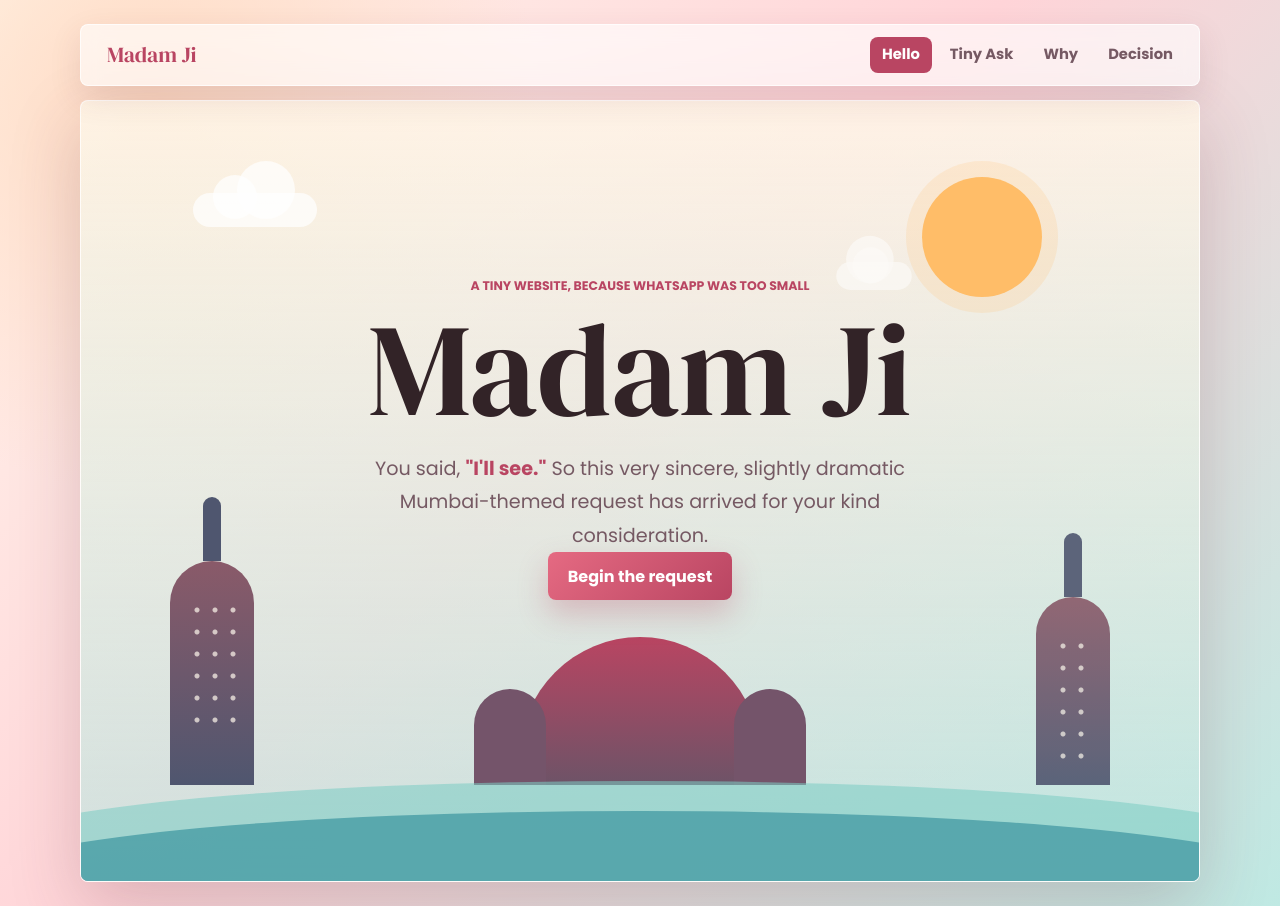
<file: index.html>
<!DOCTYPE html>
<html lang="en">
<head>
  <meta charset="UTF-8" />
  <meta name="viewport" content="width=device-width, initial-scale=1.0" />
  <meta name="theme-color" content="#fff8ed" />
  <meta name="apple-mobile-web-app-capable" content="yes" />
  <title>For Madam Ji</title>
  <meta name="description" content="A tiny Mumbai-style photo request." />
  <link rel="preconnect" href="https://fonts.googleapis.com">
  <link rel="preconnect" href="https://fonts.gstatic.com" crossorigin>
  <link href="https://fonts.googleapis.com/css2?family=DM+Serif+Display&family=Poppins:wght@400;500;600;700&display=swap" rel="stylesheet">
  <link rel="stylesheet" href="./styles.css" />
</head>
<body>
  <main class="page">
    <nav class="nav" aria-label="Pages">
      <a class="brand" href="./index.html">Madam Ji</a>
      <div>
        <a aria-current="page" href="./index.html">Hello</a>
        <a href="./ask.html">Tiny Ask</a>
        <a href="./reasons.html">Why</a>
        <a href="./reply.html">Decision</a>
      </div>
    </nav>

    <section class="hero">
      <div class="skyline" aria-hidden="true">
        <span class="sun"></span>
        <span class="cloud cloud-one"></span>
        <span class="cloud cloud-two"></span>
        <span class="tower tower-one"></span>
        <span class="tower tower-two"></span>
        <span class="dome"></span>
        <span class="sea sea-one"></span>
        <span class="sea sea-two"></span>
      </div>

      <div class="content">
        <p class="kicker">A tiny website, because WhatsApp was too small</p>
        <h1>Madam Ji</h1>
        <p class="message">
          You said, <span>"I'll see."</span> So this very sincere, slightly dramatic
          Mumbai-themed request has arrived for your kind consideration.
        </p>
        <a class="button primary" href="./ask.html">Begin the request</a>
      </div>
    </section>
  </main>
</body>
</html>
</file>
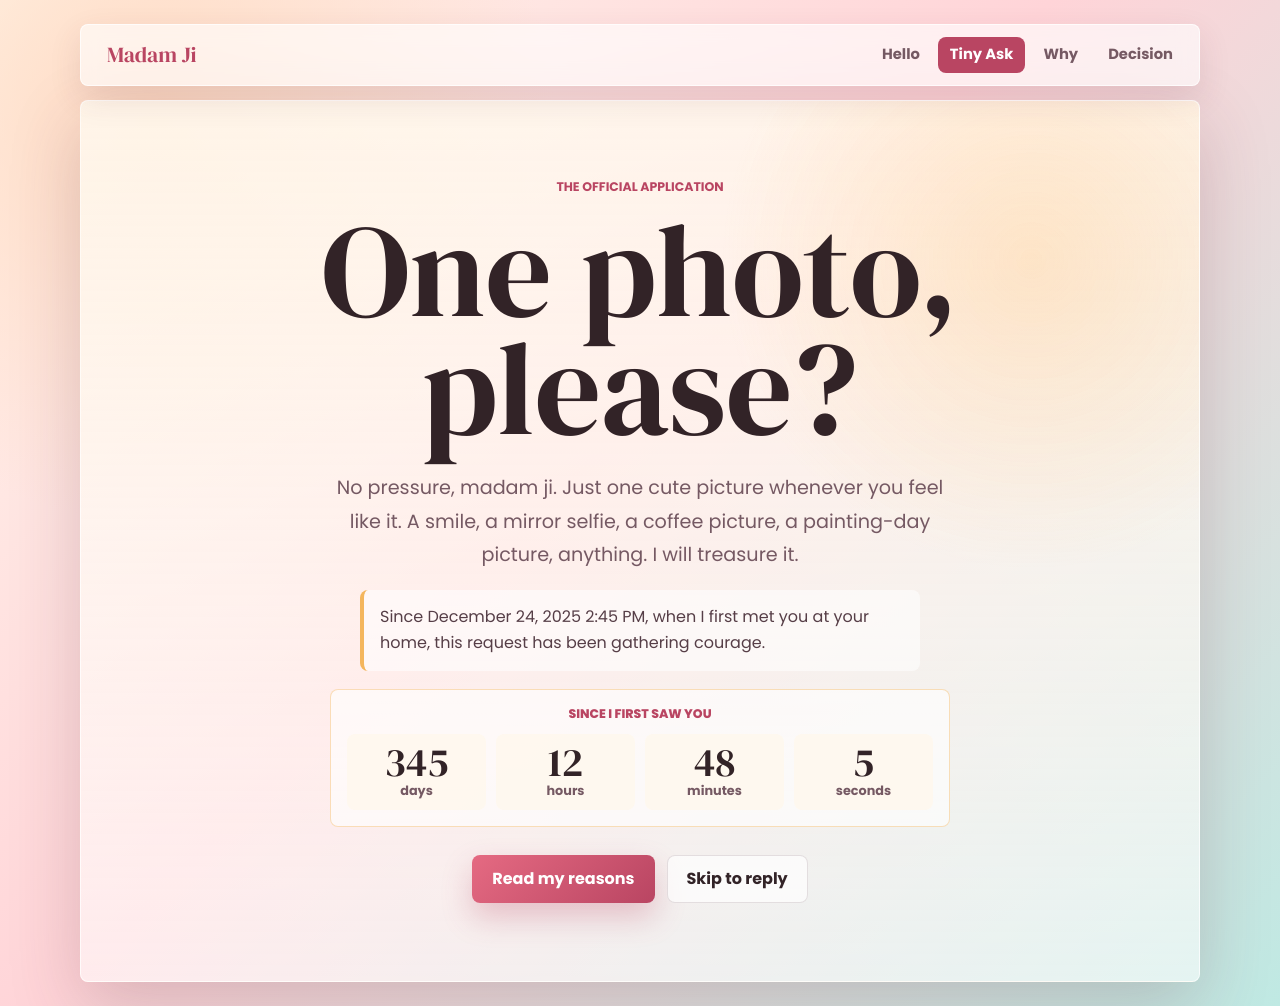
<file: ask.html>
<!doctype html>
<html lang="en">
  <head>
    <meta charset="UTF-8" />
    <meta name="viewport" content="width=device-width, initial-scale=1.0" />
    <meta name="theme-color" content="#fff8ed" />
    <meta name="apple-mobile-web-app-capable" content="yes" />
    <title>The Request</title>
    <link rel="preconnect" href="https://fonts.googleapis.com" />
    <link rel="preconnect" href="https://fonts.gstatic.com" crossorigin />
    <link
      href="https://fonts.googleapis.com/css2?family=DM+Serif+Display&family=Poppins:wght@400;500;600;700&display=swap"
      rel="stylesheet"
    />
    <link rel="stylesheet" href="./styles.css" />
  </head>
  <body>
    <main class="page">
      <nav class="nav" aria-label="Pages">
        <a class="brand" href="./index.html">Madam Ji</a>
        <div>
          <a href="./index.html">Hello</a>
          <a aria-current="page" href="./ask.html">Tiny Ask</a>
          <a href="./reasons.html">Why</a>
          <a href="./reply.html">Decision</a>
        </div>
      </nav>

      <section class="panel">
        <p class="kicker">The official application</p>
        <h1>One photo, please?</h1>
        <p class="message">
          No pressure, madam ji. Just one cute picture whenever you feel like
          it. A smile, a mirror selfie, a coffee picture, a painting-day
          picture, anything. I will treasure it.
        </p>
        <p class="memory-line">
          Since December 24, 2025 2:45 PM, when I first met you at your home,
          this request has been gathering courage.
        </p>
        <div class="countdown" aria-label="Time since first meeting">
          <p class="countdown-label">Since I first saw you</p>
          <div class="countdown-grid" id="firstMeetCountdown">
            <span><strong id="countDays">0</strong> days</span>
            <span><strong id="countHours">0</strong> hours</span>
            <span><strong id="countMinutes">0</strong> minutes</span>
            <span><strong id="countSeconds">0</strong> seconds</span>
          </div>
        </div>
        <div class="actions">
          <a class="button primary" href="./reasons.html">Read my reasons</a>
          <a class="button secondary" href="./reply.html">Skip to reply</a>
        </div>
      </section>
    </main>
    <script src="./script.js"></script>
  </body>
</html>
</file>
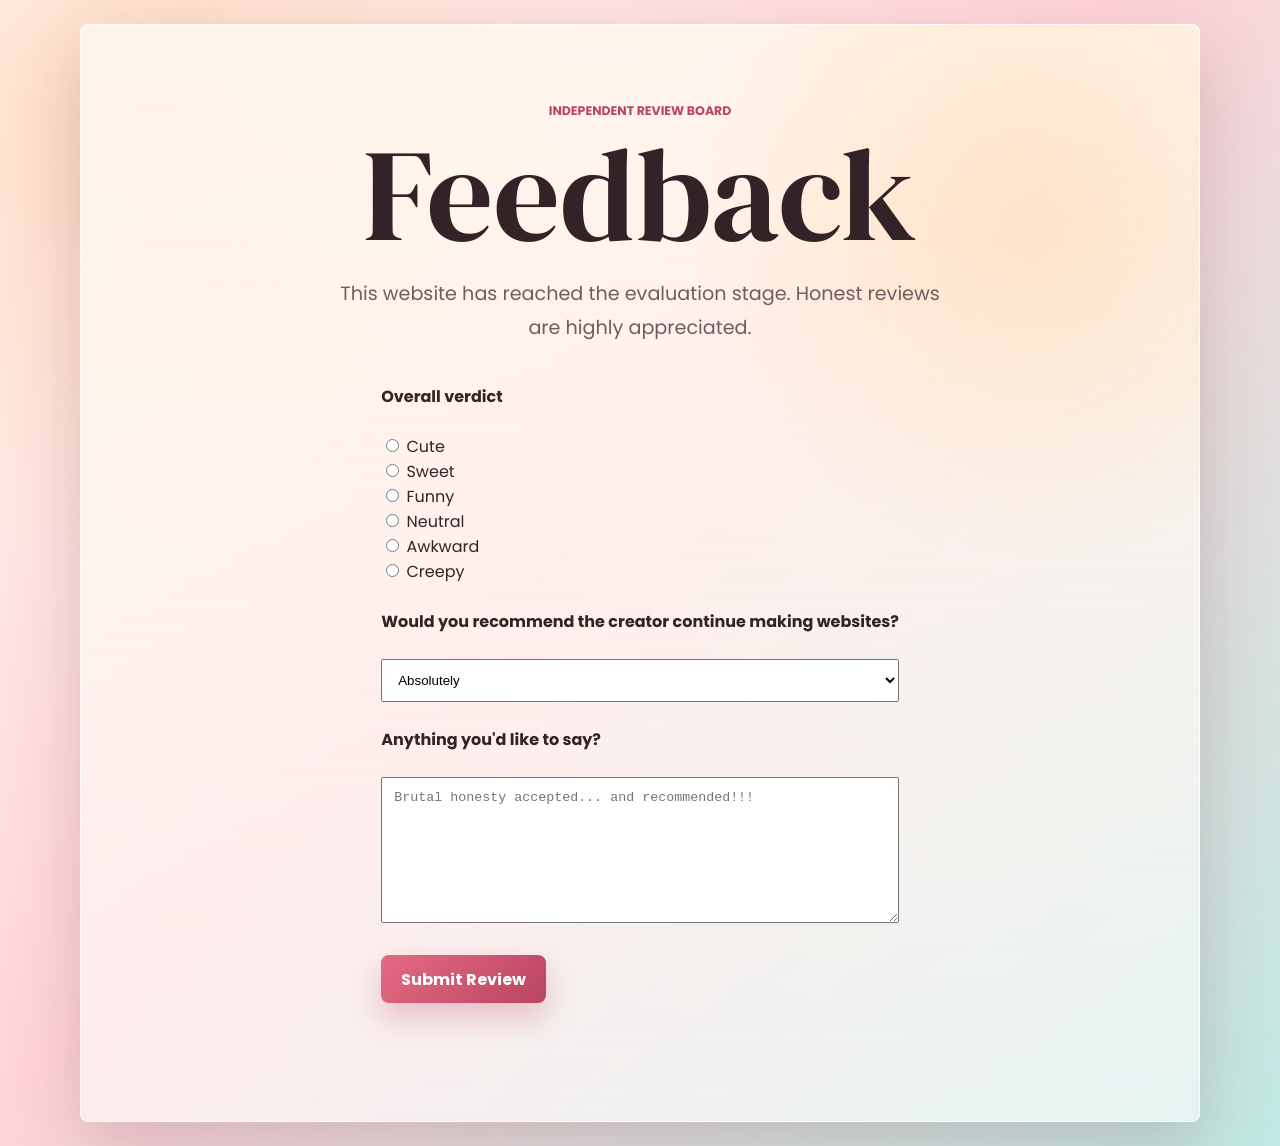
<file: feedback.html>
<!doctype html>
<html lang="en">
  <head>
    <meta charset="UTF-8" />
    <meta name="viewport" content="width=device-width, initial-scale=1.0" />
    <title>Feedback</title>

    <link rel="preconnect" href="https://fonts.googleapis.com" />
    <link rel="preconnect" href="https://fonts.gstatic.com" crossorigin />

    <link
      href="https://fonts.googleapis.com/css2?family=DM+Serif+Display&family=Poppins:wght@400;500;600;700&display=swap"
      rel="stylesheet"
    />

    <link rel="stylesheet" href="./styles.css" />
  </head>

  <body>
    <main class="page">
      <section class="panel reply-panel">
        <p class="kicker">Independent review board</p>

        <h1>Feedback</h1>

        <p class="message">
          This website has reached the evaluation stage. Honest reviews are
          highly appreciated.
        </p>

        <form
          action="https://formspree.io/f/xqeoeyae"
          method="POST"
          style="max-width: 600px; margin: 40px auto; text-align: left"
        >
          <label>
            <strong>Overall verdict</strong>
          </label>

          <br /><br />

          <label>
            <input type="radio" name="verdict" value="Cute" required />
            Cute
          </label>

          <br />

          <label>
            <input type="radio" name="verdict" value="Sweet" />
            Sweet
          </label>

          <br />

          <label>
            <input type="radio" name="verdict" value="Funny" />
            Funny
          </label>

          <br />

          <label>
            <input type="radio" name="verdict" value="Neutral" />
            Neutral
          </label>

          <br />

          <label>
            <input type="radio" name="verdict" value="Awkward" />
            Awkward
          </label>

          <br />

          <label>
            <input type="radio" name="verdict" value="Creepy" />
            Creepy
          </label>

          <br /><br />

          <label>
            <strong
              >Would you recommend the creator continue making websites?</strong
            >
          </label>

          <br /><br />

          <select name="recommendation" style="width: 100%; padding: 12px">
            <option>Absolutely</option>
            <option>Maybe</option>
            <option>Only under supervision</option>
            <option>Please stop immediately</option>
          </select>

          <br /><br />

          <label>
            <strong>Anything you'd like to say?</strong>
          </label>

          <br /><br />

          <textarea
            name="feedback"
            rows="8"
            style="width: 100%; padding: 12px"
            placeholder="Brutal honesty accepted... and recommended!!!"
          ></textarea>

          <br /><br />

          <button type="submit" class="button primary">Submit Review</button>
        </form>
      </section>
    </main>
  </body>
</html>
</file>
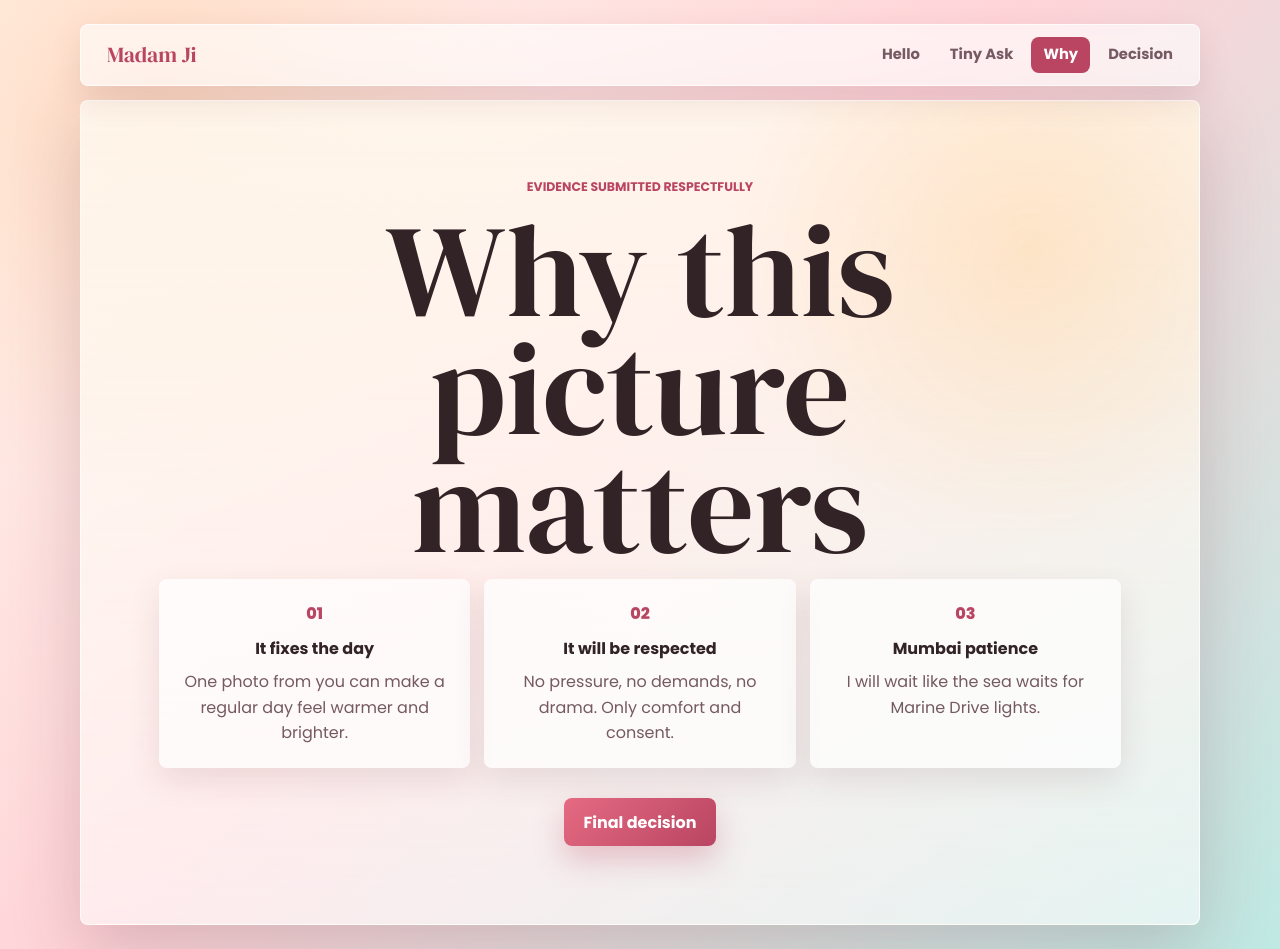
<file: reasons.html>
<!DOCTYPE html>
<html lang="en">
  <head>
    <meta charset="UTF-8" />
    <meta name="viewport" content="width=device-width, initial-scale=1.0" />
    <meta name="theme-color" content="#fff8ed" />
    <meta name="apple-mobile-web-app-capable" content="yes" />
    <title>Reasons</title>
    <link rel="preconnect" href="https://fonts.googleapis.com" />
    <link rel="preconnect" href="https://fonts.gstatic.com" crossorigin />
    <link
      href="https://fonts.googleapis.com/css2?family=DM+Serif+Display&family=Poppins:wght@400;500;600;700&display=swap"
      rel="stylesheet"
    />
    <link rel="stylesheet" href="./styles.css" />
  </head>
  <body>
    <main class="page">
      <nav class="nav" aria-label="Pages">
        <a class="brand" href="./index.html">Madam Ji</a>
        <div>
        <a href="./index.html">Hello</a>
        <a href="./ask.html">Tiny Ask</a>
        <a aria-current="page" href="./reasons.html">Why</a>
        <a href="./reply.html">Decision</a>
        </div>
      </nav>

      <section class="panel">
        <p class="kicker">Evidence submitted respectfully</p>
        <h1>Why this picture matters</h1>
        <div class="promises">
          <article>
            <span>01</span>
            <h2>It fixes the day</h2>
            <p>One photo from you can make a regular day feel warmer and brighter.</p>
          </article>
          <article>
            <span>02</span>
            <h2>It will be respected</h2>
            <p>No pressure, no demands, no drama. Only comfort and consent.</p>
          </article>
          <article>
            <span>03</span>
            <h2>Mumbai patience</h2>
            <p>I will wait like the sea waits for Marine Drive lights.</p>
          </article>
        </div>
        <a class="button primary" href="./reply.html">Final decision</a>
      </section>
    </main>
  </body>
</html>
</file>
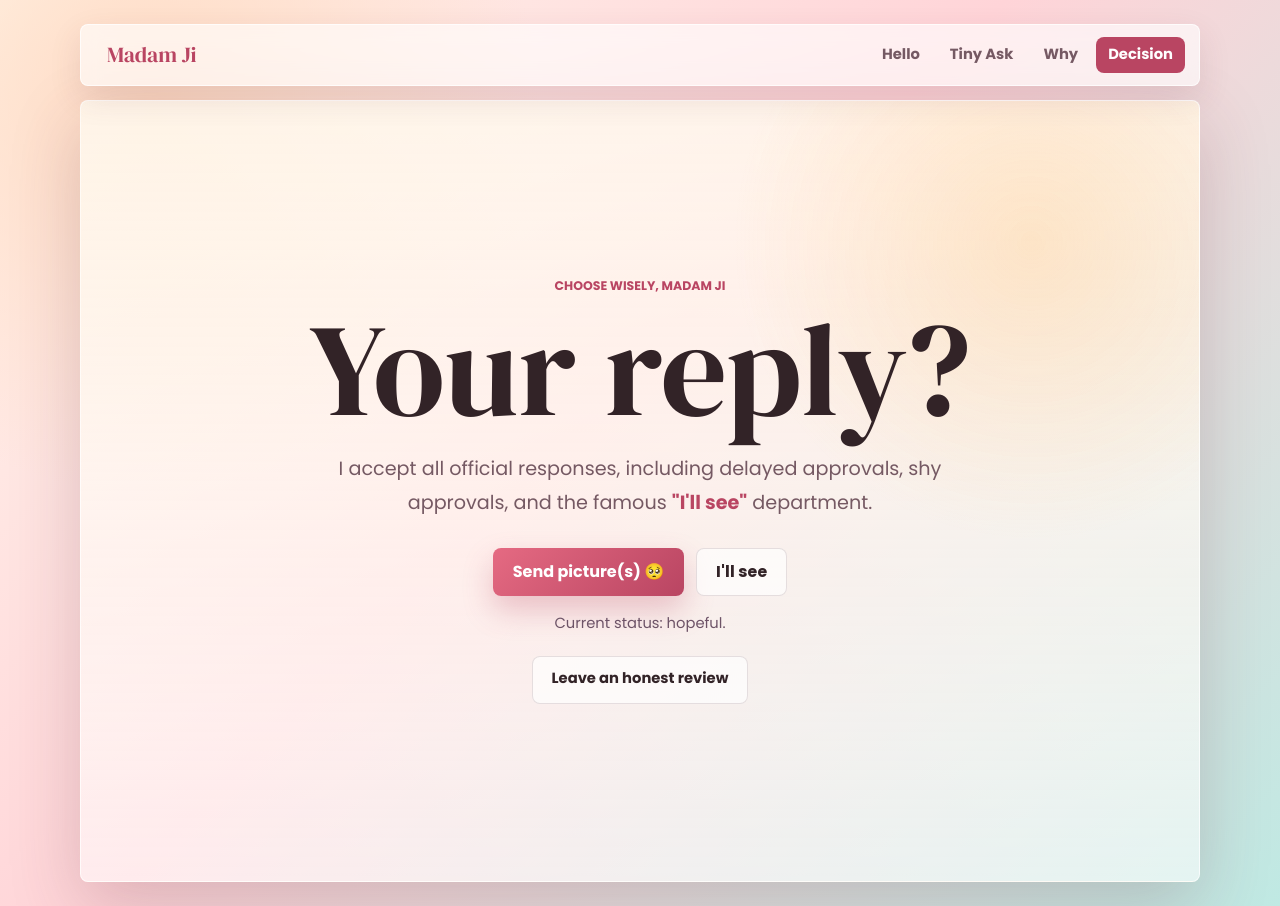
<file: reply.html>
<!doctype html>
<html lang="en">
  <head>
    <meta charset="UTF-8" />
    <meta name="viewport" content="width=device-width, initial-scale=1.0" />
    <meta name="theme-color" content="#fff8ed" />
    <meta name="apple-mobile-web-app-capable" content="yes" />
    <title>Reply</title>
    <link rel="preconnect" href="https://fonts.googleapis.com" />
    <link rel="preconnect" href="https://fonts.gstatic.com" crossorigin />
    <link
      href="https://fonts.googleapis.com/css2?family=DM+Serif+Display&family=Poppins:wght@400;500;600;700&display=swap"
      rel="stylesheet"
    />
    <link rel="stylesheet" href="./styles.css" />
  </head>
  <body>
    <main class="page">
      <nav class="nav" aria-label="Pages">
        <a class="brand" href="./index.html">Madam Ji</a>
        <div>
          <a href="./index.html">Hello</a>
          <a href="./ask.html">Tiny Ask</a>
          <a href="./reasons.html">Why</a>
          <a aria-current="page" href="./reply.html">Decision</a>
        </div>
      </nav>

      <section class="panel reply-panel">
        <p class="kicker">Choose wisely, madam ji</p>
        <h1>Your reply?</h1>
        <p class="message">
          I accept all official responses, including delayed approvals, shy
          approvals, and the famous <span>"I'll see"</span> department.
        </p>
        <div class="actions">
          <a
            class="button primary"
            href="https://wa.me/"
            target="_blank"
            rel="noopener"
            >Send picture(s) 🥺</a
          >
          <button class="button secondary" type="button" id="maybeButton">
            I'll see
          </button>
        </div>
        <p class="tiny" id="tinyLine">Current status: hopeful.</p>
        <p class="tiny" id="tinyLine">
          <a class="button secondary" href="./feedback.html">
            Leave an honest review
          </a>
        </p>
      </section>
    </main>

    <div class="cute-popup" id="cutePopup" aria-hidden="true" hidden>
      <div
        class="popup-card"
        role="dialog"
        aria-modal="true"
        aria-labelledby="popupTitle"
        aria-describedby="popupLine"
      >
        <button
          class="popup-close"
          type="button"
          id="popupClose"
          aria-label="Close"
        >
          x
        </button>
        <p class="popup-kicker" id="popupTitle">Official "I'll see" response</p>
        <p class="popup-line" id="popupLine">Hope has entered the chat.</p>
        <div class="popup-actions">
          <a
            class="button primary"
            target="_blank"
            rel="noopener"
            href="https://wa.me/"
            >Send picture(s) 🥺</a
          >
          <button class="button secondary" type="button" id="popupMaybeButton">
            I'll see
          </button>
        </div>
      </div>
    </div>

    <script src="./script.js"></script>
  </body>
</html>
</file>
<file: styles.css>
:root {
  --ink: #322327;
  --muted: #755963;
  --rose: #e56a82;
  --rose-dark: #b94562;
  --gold: #f4b65d;
  --cream: #fff8ed;
  --peach: #ffd8bf;
  --aqua: #7ecdc4;
  --blue: #1f6f8b;
  --white: #ffffff;
  --shadow: 0 24px 70px rgba(100, 48, 63, 0.22);
}

* {
  box-sizing: border-box;
}

html {
  min-height: 100%;
  -webkit-text-size-adjust: 100%;
  text-size-adjust: 100%;
}

body {
  min-height: 100vh;
  min-height: 100dvh;
  margin: 0;
  padding: env(safe-area-inset-top) env(safe-area-inset-right) env(safe-area-inset-bottom) env(safe-area-inset-left);
  color: var(--ink);
  font-family: "Poppins", system-ui, -apple-system, BlinkMacSystemFont, "Segoe UI", sans-serif;
  background:
    radial-gradient(circle at 12% 12%, rgba(255, 216, 191, 0.9), transparent 28%),
    linear-gradient(135deg, #fff8ed 0%, #ffd4d8 46%, #bfe9e3 100%);
  -webkit-font-smoothing: antialiased;
  text-rendering: geometricPrecision;
}

button,
a {
  -webkit-tap-highlight-color: rgba(185, 69, 98, 0.18);
}

.page {
  width: min(1120px, calc(100% - 32px));
  margin: 0 auto;
  padding: 24px 0;
}

.nav {
  display: flex;
  position: relative;
  z-index: 5;
  align-items: center;
  justify-content: space-between;
  gap: 14px;
  margin-bottom: 14px;
  padding: 12px 14px;
  border: 1px solid rgba(255, 255, 255, 0.72);
  border-radius: 8px;
  background: rgba(255, 255, 255, 0.62);
  box-shadow: 0 12px 32px rgba(100, 48, 63, 0.12);
  -webkit-backdrop-filter: blur(10px);
  backdrop-filter: blur(10px);
}

.nav div {
  display: flex;
  flex-wrap: wrap;
  justify-content: flex-end;
  gap: 6px;
}

.nav a {
  display: inline-flex;
  align-items: center;
  min-height: 36px;
  padding: 0 12px;
  border-radius: 8px;
  color: var(--muted);
  font-size: 0.92rem;
  font-weight: 700;
  text-decoration: none;
}

.nav a[aria-current="page"] {
  color: var(--white);
  background: var(--rose-dark);
}

.nav .brand {
  color: var(--rose-dark);
  font-family: "DM Serif Display", Georgia, serif;
  font-size: 1.35rem;
  font-weight: 400;
}

.hero {
  position: relative;
  display: grid;
  min-height: calc(100vh - 118px);
  overflow: hidden;
  border: 1px solid rgba(255, 255, 255, 0.72);
  border-radius: 8px;
  background: linear-gradient(180deg, rgba(255, 248, 237, 0.82), rgba(255, 255, 255, 0.48));
  box-shadow: var(--shadow);
}

.panel {
  min-height: calc(100vh - 118px);
  padding: clamp(34px, 7vw, 78px);
  border: 1px solid rgba(255, 255, 255, 0.72);
  border-radius: 8px;
  background:
    radial-gradient(circle at 85% 18%, rgba(255, 189, 104, 0.28), transparent 26%),
    linear-gradient(180deg, rgba(255, 248, 237, 0.86), rgba(255, 255, 255, 0.54));
  box-shadow: var(--shadow);
  text-align: center;
}

.panel h1 {
  max-width: 760px;
  margin-right: auto;
  margin-left: auto;
}

.panel > .button {
  margin-top: 30px;
}

.reply-panel {
  display: grid;
  align-content: center;
}

.skyline {
  position: absolute;
  inset: 0;
  overflow: hidden;
  background: linear-gradient(180deg, rgba(255, 239, 218, 0.3), rgba(126, 205, 196, 0.35));
}

.sun {
  position: absolute;
  top: 76px;
  right: 14%;
  width: 120px;
  aspect-ratio: 1;
  border-radius: 50%;
  background: #ffbd68;
  box-shadow: 0 0 0 16px rgba(255, 189, 104, 0.18);
}

.cloud,
.tower,
.dome,
.sea {
  position: absolute;
  display: block;
}

.cloud {
  width: 124px;
  height: 34px;
  border-radius: 999px;
  background: rgba(255, 255, 255, 0.72);
}

.cloud::before,
.cloud::after {
  content: "";
  position: absolute;
  bottom: 8px;
  border-radius: 50%;
  background: inherit;
}

.cloud::before {
  left: 20px;
  width: 44px;
  height: 44px;
}

.cloud::after {
  right: 22px;
  width: 58px;
  height: 58px;
}

.cloud-one {
  top: 92px;
  left: 10%;
}

.cloud-two {
  top: 158px;
  right: 25%;
  width: 92px;
  transform: scale(0.82);
  opacity: 0.68;
}

.tower {
  bottom: 96px;
  width: 84px;
  height: 224px;
  border-radius: 42px 42px 0 0;
  background: linear-gradient(180deg, #8a5a69, #4f566f);
}

.tower::before {
  content: "";
  position: absolute;
  left: 50%;
  bottom: 100%;
  width: 18px;
  height: 64px;
  transform: translateX(-50%);
  border-radius: 14px 14px 0 0;
  background: #4f566f;
}

.tower::after {
  content: "";
  position: absolute;
  inset: 38px 18px auto;
  height: 128px;
  background-image: radial-gradient(circle, rgba(255, 248, 237, 0.7) 2px, transparent 3px);
  background-size: 18px 22px;
}

.tower-one {
  left: 8%;
}

.tower-two {
  right: 8%;
  height: 188px;
  width: 74px;
  opacity: 0.9;
}

.dome {
  left: 50%;
  bottom: 96px;
  width: 240px;
  height: 148px;
  transform: translateX(-50%);
  border-radius: 120px 120px 0 0;
  background: linear-gradient(180deg, #b94562, #6d5367);
}

.dome::before,
.dome::after {
  content: "";
  position: absolute;
  bottom: 0;
  width: 72px;
  height: 96px;
  border-radius: 40px 40px 0 0;
  background: #74546a;
}

.dome::before {
  left: -46px;
}

.dome::after {
  right: -46px;
}

.sea {
  left: -8%;
  right: -8%;
  height: 128px;
  border-radius: 50% 50% 0 0;
  background: rgba(31, 111, 139, 0.92);
}

.sea-one {
  bottom: -58px;
}

.sea-two {
  bottom: -28px;
  opacity: 0.7;
  background: rgba(126, 205, 196, 0.8);
}

.content {
  position: relative;
  z-index: 1;
  align-self: center;
  width: min(680px, calc(100% - 32px));
  margin: 0 auto;
  padding: 48px 0 152px;
  text-align: center;
}

.kicker {
  margin: 0 0 14px;
  color: var(--rose-dark);
  font-size: 0.78rem;
  font-weight: 700;
  letter-spacing: 0;
  text-transform: uppercase;
}

h1 {
  margin: 0;
  font-family: "DM Serif Display", Georgia, serif;
  font-size: clamp(4rem, 12vw, 8.2rem);
  font-weight: 400;
  line-height: 0.9;
}

.message {
  max-width: 610px;
  margin: 24px auto 0;
  color: var(--muted);
  font-size: clamp(1rem, 2vw, 1.2rem);
  line-height: 1.75;
}

.message span {
  color: var(--rose-dark);
  font-weight: 700;
}

.memory-line {
  width: min(560px, 100%);
  margin: 18px auto 0;
  padding: 14px 16px;
  border-left: 4px solid var(--gold);
  border-radius: 8px;
  color: #563e47;
  background: rgba(255, 255, 255, 0.58);
  line-height: 1.65;
  text-align: left;
}

.countdown {
  width: min(620px, 100%);
  margin: 18px auto 0;
  padding: 16px;
  border: 1px solid rgba(244, 182, 93, 0.42);
  border-radius: 8px;
  background: rgba(255, 255, 255, 0.62);
}

.countdown-label {
  margin: 0 0 10px;
  color: var(--rose-dark);
  font-size: 0.78rem;
  font-weight: 800;
  text-transform: uppercase;
}

.countdown-grid {
  display: grid;
  grid-template-columns: repeat(4, 1fr);
  gap: 10px;
}

.countdown-grid span {
  display: grid;
  min-height: 76px;
  align-content: center;
  border-radius: 8px;
  color: var(--muted);
  background: rgba(255, 248, 237, 0.82);
  font-size: 0.8rem;
  font-weight: 700;
}

.countdown-grid strong {
  display: block;
  color: var(--ink);
  font-family: "DM Serif Display", Georgia, serif;
  font-size: clamp(1.7rem, 5vw, 2.5rem);
  font-weight: 400;
  line-height: 1;
}

.note {
  width: min(560px, 100%);
  margin: 28px auto 0;
  padding: 18px 22px;
  border: 1px solid rgba(229, 106, 130, 0.24);
  border-radius: 8px;
  background: rgba(255, 255, 255, 0.56);
  -webkit-backdrop-filter: blur(10px);
  backdrop-filter: blur(10px);
}

.note p {
  margin: 0;
  color: #563e47;
  line-height: 1.65;
}

.actions {
  display: flex;
  justify-content: center;
  flex-wrap: wrap;
  gap: 12px;
  margin-top: 28px;
}

.button {
  display: inline-flex;
  align-items: center;
  justify-content: center;
  min-height: 48px;
  padding: 0 20px;
  border: 0;
  border-radius: 8px;
  color: var(--ink);
  font: inherit;
  font-weight: 700;
  text-decoration: none;
  cursor: pointer;
  transition: transform 180ms ease, box-shadow 180ms ease, background 180ms ease;
}

.button:hover,
.button:focus-visible {
  transform: translateY(-2px);
}

.primary {
  color: var(--white);
  background: linear-gradient(135deg, var(--rose), var(--rose-dark));
  box-shadow: 0 14px 30px rgba(185, 69, 98, 0.28);
}

.secondary {
  background: rgba(255, 255, 255, 0.7);
  box-shadow: inset 0 0 0 1px rgba(117, 89, 99, 0.18);
}

.tiny {
  min-height: 24px;
  margin: 18px 0 0;
  color: #6d5367;
  font-size: 0.92rem;
}

.cute-popup {
  position: fixed;
  inset: 0;
  z-index: 20;
  display: grid;
  place-items: center;
  padding: 18px;
  background: rgba(50, 35, 39, 0.36);
}

.cute-popup[hidden] {
  display: none;
}

.popup-card {
  position: relative;
  width: min(420px, 100%);
  padding: 30px 22px 24px;
  border: 1px solid rgba(255, 255, 255, 0.86);
  border-radius: 8px;
  background:
    radial-gradient(circle at 20% 12%, rgba(255, 189, 104, 0.38), transparent 28%),
    linear-gradient(180deg, rgba(255, 248, 237, 0.98), rgba(255, 233, 236, 0.98));
  box-shadow: 0 24px 80px rgba(50, 35, 39, 0.28);
  text-align: center;
  animation: popupIn 220ms ease-out;
}

.popup-card::before {
  content: "";
  position: absolute;
  top: -16px;
  left: 50%;
  width: 34px;
  height: 34px;
  transform: translateX(-50%) rotate(45deg);
  border-radius: 8px 0 8px 0;
  background: var(--rose);
  box-shadow:
    -16px 16px 0 -5px var(--gold),
    16px 16px 0 -5px var(--aqua);
}

.popup-close {
  position: absolute;
  top: 10px;
  right: 10px;
  display: inline-grid;
  place-items: center;
  width: 34px;
  height: 34px;
  border: 0;
  border-radius: 50%;
  color: var(--muted);
  background: rgba(255, 255, 255, 0.72);
  font: inherit;
  font-weight: 800;
  line-height: 1;
  cursor: pointer;
}

.popup-kicker {
  margin: 8px 0 10px;
  color: var(--rose-dark);
  font-size: 0.78rem;
  font-weight: 800;
  text-transform: uppercase;
}

.popup-line {
  min-height: 72px;
  margin: 0 auto;
  color: var(--ink);
  font-family: "DM Serif Display", Georgia, serif;
  font-size: clamp(1.7rem, 7vw, 2.45rem);
  line-height: 1.1;
}

.popup-actions {
  display: grid;
  grid-template-columns: 1fr;
  gap: 10px;
  margin-top: 22px;
}

.popup-actions .button {
  width: 100%;
}

body.popup-open {
  overflow: hidden;
}

@keyframes popupIn {
  from {
    opacity: 0;
    transform: translateY(16px) scale(0.96);
  }

  to {
    opacity: 1;
    transform: translateY(0) scale(1);
  }
}

.promises {
  display: grid;
  grid-template-columns: repeat(3, 1fr);
  gap: 14px;
  padding: 14px 0 0;
}

.promises article {
  min-height: 166px;
  padding: 22px;
  border-radius: 8px;
  background: rgba(255, 255, 255, 0.72);
  box-shadow: 0 12px 32px rgba(100, 48, 63, 0.12);
}

.promises span {
  color: var(--rose-dark);
  font-weight: 800;
}

.promises h2 {
  margin: 10px 0 8px;
  font-size: 1rem;
}

.promises p {
  margin: 0;
  color: var(--muted);
  line-height: 1.6;
}

@media (max-width: 760px) {
  .page {
    width: min(100% - 20px, 520px);
    padding: 10px 0;
  }

  .nav {
    align-items: flex-start;
    flex-direction: column;
  }

  .nav div {
    justify-content: flex-start;
  }

  .hero {
    min-height: calc(100vh - 108px);
  }

  .panel {
    min-height: calc(100vh - 108px);
    padding: 30px 16px;
  }

  .sun {
    top: 54px;
    right: 8%;
    width: 76px;
  }

  .tower {
    bottom: 82px;
    width: 54px;
    height: 152px;
  }

  .tower-two {
    width: 48px;
    height: 130px;
  }

  .dome {
    bottom: 82px;
    width: 160px;
    height: 98px;
  }

  .dome::before,
  .dome::after {
    width: 48px;
    height: 66px;
  }

  .dome::before {
    left: -28px;
  }

  .dome::after {
    right: -28px;
  }

  .content {
    padding-top: 96px;
    padding-bottom: 138px;
  }

  h1 {
    font-size: clamp(3.6rem, 18vw, 5.6rem);
  }

  .message {
    line-height: 1.65;
  }

  .actions {
    align-items: stretch;
    flex-direction: column;
  }

  .button {
    width: 100%;
  }

  .countdown-grid {
    grid-template-columns: repeat(2, 1fr);
  }

  .promises {
    grid-template-columns: 1fr;
  }

  .popup-card {
    padding: 28px 18px 20px;
  }
}

@media (prefers-reduced-motion: reduce) {
  *,
  *::before,
  *::after {
    scroll-behavior: auto !important;
    animation-duration: 1ms !important;
    transition-duration: 1ms !important;
  }
}
</file>
